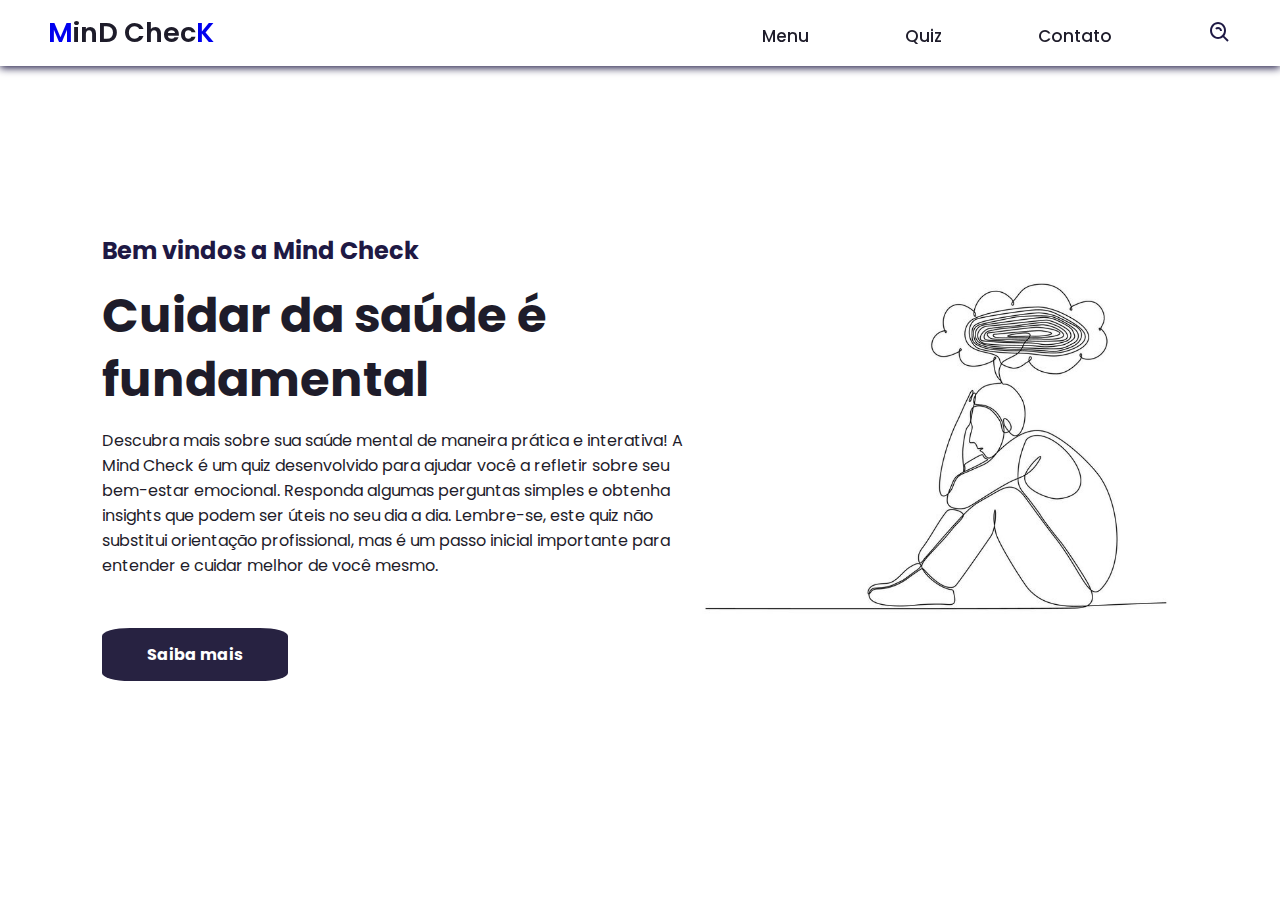
<file: TCC24/inicio/index.html>
<!DOCTYPE html>
<html lang="Pt-br">
<head>
    <meta charset="UTF-8">
    <meta http-equiv="X-UA-Compatible" content="IE=edge">
    <meta name="viewport" content="width=device-width, initial-scale=1.0">
    <link href='https://unpkg.com/boxicons@2.1.4/css/boxicons.min.css' rel='stylesheet'>
    <link rel="stylesheet" href="style.css">
    <title>SITE</title>
</head>
<body>
    <header>
        <nav class="navegacao">
           <a href="#" class="logo">M<span>in</span><span>D C</span><span>hec</span>K</a>
           <ul class="nav-menu">
            <li class="nav-op"><a href="#">Menu</a></li>
            <li class="nav-op"><a href="#">Quiz</a></li>
            <li class="nav-op"><a href="#">Contato</a></li>
            <i class='bx bx-search-alt' ></i>
           </ul>
           <div class="menu">
             <span class="quiz"></span>
             <span class="quiz"></span>
             <span class="quiz"></span>
           </div>

        </nav>

    </header>
    <main>
        <section class="home">
            <div class="home-text">
                <h4 class="text-h4"> Bem vindos a Mind Check</h4>
                <h1 class="text-h1">Cuidar da saúde é fundamental</h1>
                <p>Descubra mais sobre sua saúde mental de maneira prática e interativa! A Mind Check é um quiz desenvolvido para ajudar você a refletir sobre seu bem-estar emocional. Responda algumas perguntas simples e obtenha insights que podem ser úteis no seu dia a dia. Lembre-se, este quiz não substitui orientação profissional, mas é um passo inicial importante para entender e cuidar melhor de você mesmo.
                </p>
                <a href="../information/inform.html" class="home-bottom">Saiba mais</a>
            </div>
            <div class="home-img">
                <img src="../assets/0d2a23c27dbf5dea902d34b496a95170.jpg" alt="foto">

            </div>
        </section>
    </main>
    <script src="script.js"></script>
</body>
</html>
</file>
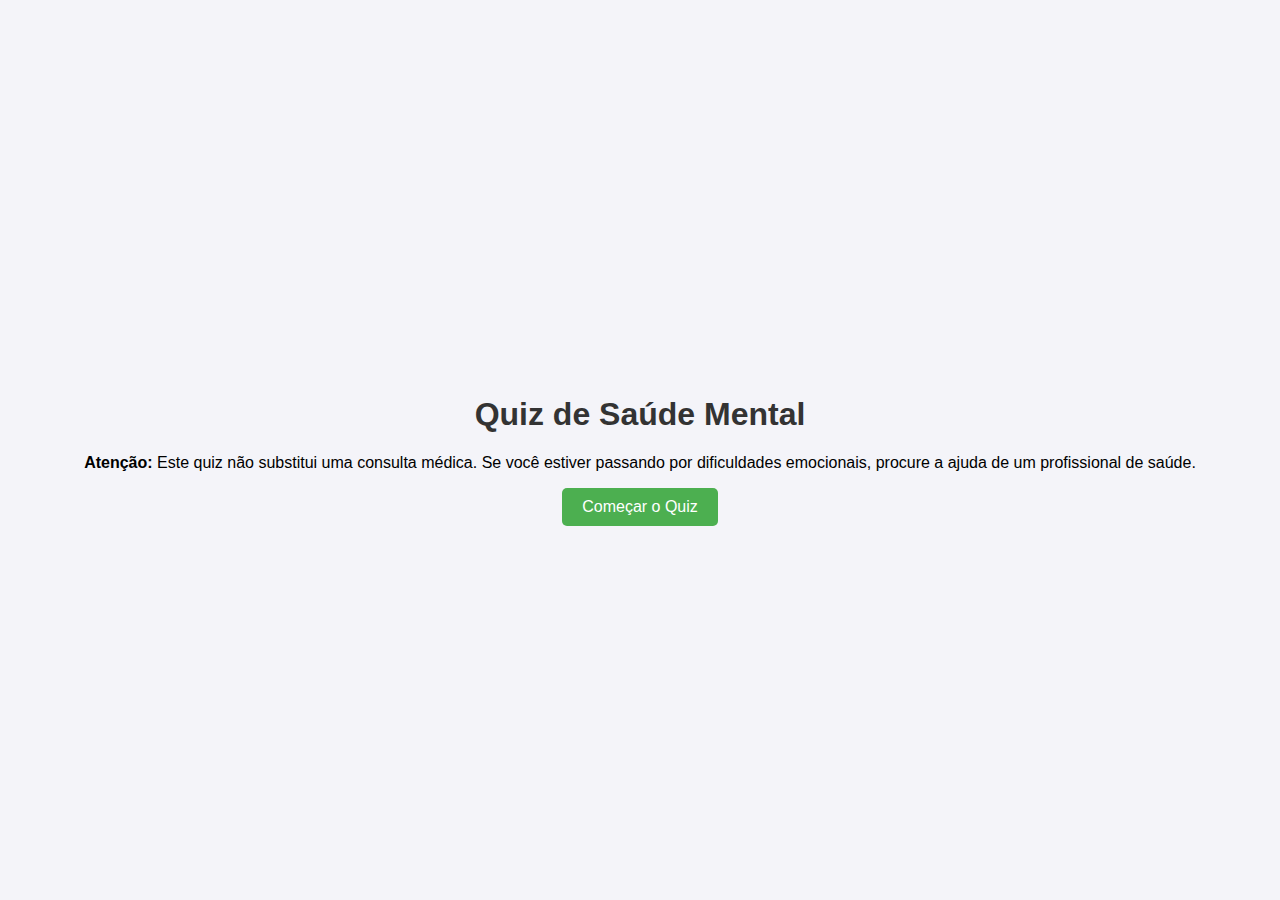
<file: TCC24/Quiz/index.html>
<!DOCTYPE html>
<html lang="pt-BR">
<head>
    <meta charset="UTF-8">
    <meta name="viewport" content="width=device-width, initial-scale=1.0">
    <title>Quiz de Saúde Mental</title>
    <link rel="stylesheet" href="style.css">
</head>
<body>
    
    <div id="inicio">
        <h1>Quiz de Saúde Mental</h1>
        <p><strong>Atenção:</strong> Este quiz não substitui uma consulta médica. Se você estiver passando por dificuldades emocionais, procure a ajuda de um profissional de saúde.</p>
        <button onclick="iniciarQuiz()">Começar o Quiz</button>
    </div>

    
    <div id="quiz" style="display:none;">
        <h2>Responda as perguntas abaixo</h2>
        <form id="quizForm">
           
            <div id="pergunta1" class="pergunta">
                <p>  Cenário 1: Estresse no Trabalho<br>Você está enfrentando prazos apertados no trabalho e se sente sobrecarregado. Como você reage?</p>
                <input type="radio" id="p1_A" name="pergunta1" value="A">
                <label for="p1_A">A) Encontro tempo para organizar minhas atividades.</label><br>
                <input type="radio" id="p1_B" name="pergunta1" value="B">
                <label for="p1_B">B) Trabalho mais horas para cumprir prazos.</label><br>
                <input type="radio" id="p1_C" name="pergunta1" value="C">
                <label for="p1_C">C) Ignoro o estresse e continuo.</label><br>
                <input type="radio" id="p1_D" name="pergunta1" value="D">
                <label for="p1_D">D) Tento conversar com alguém sobre o que sinto.</label><br><br>
                <button type="button" onclick="avancarPergunta(2)">Próxima</button>
            </div>

            <div id="pergunta2" class="pergunta" style="display:none;">
                <p>    Cenário 2: Relacionamentos pessoais – Um amigo próximo não respondeu às suas mensagens. Como você reage?</p>
                <input type="radio" id="p2_A" name="pergunta2" value="A">
                <label for="p2_A">A) Estou preocupado e tento entrar em contato com você diversas vezes.</label><br>
                <input type="radio" id="p2_B" name="pergunta2" value="B">
                <label for="p2_B">B) Acho que ele está ocupado e não me incomoda.</label><br>
                <input type="radio" id="p2_C" name="pergunta2" value="C">
                <label for="p2_C">C) Sinto-me rejeitado e fico mais distante.</label><br>
                <input type="radio" id="p2_D" name="pergunta2" value="D">
                <label for="p2_D">D) Encontro tempo para pensar no que pode acontecer.</label><br><br>
                <button type="button" onclick="avancarPergunta(3)">Próxima</button>
            </div>

            <!-- Cenário 3 -->
            <div id="pergunta3" class="pergunta" style="display:none;">
                <p>       3: Autocuidado – Você percebe que não tem tempo para si mesmo. O que você decide fazer?</p>
                <input type="radio" id="p3_A" name="pergunta3" value="A">
                <label for="p3_A">A) Defino um horário fixo para as atividades que gosto.</label><br>
                <input type="radio" id="p3_B" name="pergunta3" value="B">
                <label for="p3_B">B) Acho que não tenho tempo para isso.</label><br>
                <input type="radio" id="p3_C" name="pergunta3" value="C">
                <label for="p3_C">C) Faço uma tentativa, mas acabo cancelando.</label><br>
                <input type="radio" id="p3_D" name="pergunta3" value="D">
                <label for="p3_D">D) Procuro formas de incorporar o autocuidado à minha rotina.</label><br><br>
                <button type="button" onclick="avancarPergunta(4)">Próxima</button>
            </div>

            <!-- Cenário 4 -->
            <div id="pergunta4" class="pergunta" style="display:none;">
                <p>  Cenário 4: Mudança de vida – Você tem uma grande mudança em sua vida (mudança de emprego, cidade, etc.). Como você está se sentindo?</p>
                <input type="radio" id="p4_A" name="pergunta4" value="A">
                <label for="p4_A">A) Entusiasmo por novas oportunidades.</label><br>
                <input type="radio" id="p4_B" name="pergunta4" value="B">
                <label for="p4_B">B) Inquieto e incerto.</label><br>
                <input type="radio" id="p4_C" name="pergunta4" value="C">
                <label for="p4_C">C) Indiferente, como se nada tivesse mudado.</label><br>
                <input type="radio" id="p4_D" name="pergunta4" value="D">
                <label for="p4_D">D) Espero que tudo corra bem e continue da mesma forma.</label><br><br>
                <button type="button" onclick="avancarPergunta(5)">Próxima</button>
            </div>

            <!-- Cenário 5 -->
            <div id="pergunta5" class="pergunta" style="display:none;">
                <p>   Cenário 5: Sentimentos de tristeza – Você tem se sentido triste ou desmotivado ultimamente. O que você está fazendo?</p>
                <input type="radio" id="p5_A" name="pergunta5" value="A">
                <label for="p5_A">A) Converso com alguém em quem confio sobre como me sinto.</label><br>
                <input type="radio" id="p5_B" name="pergunta5" value="B">
                <label for="p5_B">B) Tento ignorar e manter a rotina.</label><br>
                <input type="radio" id="p5_C" name="pergunta5" value="C">
                <label for="p5_C">C) Me sinto culpado por ser assim.</label><br>
                <input type="radio" id="p5_D" name="pergunta5" value="D">
                <label for="p5_D">D) Procuro a atividade que me faz sentir melhor.</label><br><br>
                <button type="button" onclick="finalizarQuiz()">Finalizar</button>
            </div>
        </form>
    </div>

   
    <div id="resultado" style="display:none;">
        <h2>Resultado</h2>
        <p id="resultadoTexto"></p>
        <h3>Sugestões</h3>
        <p>Aqui estão algumas sugestões sobre como lidar com os desafios que você enfrentou nas perguntas acima:</p>
        <ul>
            <li>Conversar com um profissional de saúde mental pode ajudar a compreender melhor suas emoções e encontrar formas eficazes de lidar com o estresse e a tristeza.</li>
            <li>Praticar atividades relaxantes como meditação, exercício físico ou até hobbies pode diminuir os sintomas de estresse e ansiedade.</li>
            <li>Certifique-se de priorizar o autocuidado, estabelecendo tempo para você mesmo, mesmo em meio às responsabilidades diárias.</li>
        </ul>
        <button onclick="reiniciarQuiz()">Reiniciar o Quiz</button>
    </div>

    <script src="java.js"></script>
</body>
</html>
</file>
<file: TCC24/inicio/style.css>
@import url('https://fonts.googleapis.com/css2?family=Poppins:ital,wght@0,100;0,200;0,300;0,400;0,500;0,600;0,700;0,800;0,900;1,100;1,200;1,300;1,400;1,500;1,600;1,700;1,800;1,900&display=swap');

*{
    margin: 0;
    padding: 0;
    box-sizing: border-box;
    font-family: "Poppins", sans-serif;
    list-style: none;
    text-decoration: none;
}

:root{
  --red:#1e1944;
  --white:#fff;
  --dark:#1e1c2a;


}

body{
 color: var(--dark);
 background-color: var(--white);
}

.navegacao{
 display: flex;
 align-items: center;
 justify-content: space-between;
 padding: 12px 48px;
 box-shadow:0 0.1rem 0.5rem;
 width: 100%;
 background: var(--white);
 transition: all 0.7s;
 position: fixed;

}
.navegacao{
    color: var(--red);
    font-size: 1.7rem;
    font-weight: 600;
}
.logo span{
    color: var(--dark);


}
.navegacao ul{
   display: flex;
   align-items: center;
   gap: 6rem;
    
}
.navegacao ul li a{
  color: var(--dark);
  font-size: 17px;
  font-weight: 500;
  transition: all 0.5s;

}

.navegacao i{
    cursor: pointer;
    font-size: 1.5rem;
}
.menu{
    cursor: pointer;
    display: none;
}
.menu .quiz{
  display: block;
  width: 20px;
  height: 3px;
  border-radius: 3px;
  background: var(--dark);
  margin: 5px auto;
  transition: all 0.3s;

}
.menu .quiz:nth-child(1)
.menu .quiz:nth-child(3){
   background: red;

}

.home{
    width: 100%;
    height: 100vh;
    display: flex;
    align-items: center;
    justify-content: space-between;
    padding: 0px 8% ;
}
.home-text{
    max-width: 37rem;
}
.home-text .text-h4{
    font-size: 1.5rem;
    color: var(--red);
    margin-bottom: 1rem;
}
.home-text .text-h1{
    font-size: 3rem;
    margin-bottom: 1rem;
    line-height: 4rem;

}
.home-text p{
    margin-bottom: 4rem;
    border-radius: 14%;
}

.home-bottom{
 padding: 15px 45px;
 background-color: #272241;
 color: white;
 border-radius: 15%;
 font-weight: 700;
 transition: all 0.5s;
}
.home-bottom:hover{
  background:#473a8b ;
}
.home-img img{
    width: 100%;
}

@media (max-width:785px) {
    .navegacao{
        padding: 18px 20px;
    }
    .menu{
        display: block;
    }
    .menu.ativo .bar:nth-child(1){
        transform:  translateY(8px) rotate(45deg);
    }
    .menu.ativo .bar:nth-child(2) {
        opacity: 0;
    }
    .menu.ativo .bar:nth-child(3){
        transform: translateY(-8px) rotate(-45deg);
    }
    .nav-menu{
        position: fixed;
        right: -100%;
        top: 70px;
        width: 100%;
        height: 100%;
        flex-direction: column;
        background: var(--white);
        gap: -10px;
        transition: 0.3s;
    }
    .nav-menu.ativo{
        right: 0;
    }
    .nav-op{
        margin: 16px 0;
    }
    /*main*/
    .home{
        padding: 100px 2%;
        flex-direction: column;
        text-align: center;
        overflow: hidden;
        gap: 5rem;
    }
    .home .text-h4{
        font-size: 15px;
    }
    .home .text-h1{
        font-size: 2.5rem;
        line-height: 3rem;
    }
    .home p{
        font-size: 15px;
    }
    .home-img{
        width: 125%;
    }
}
</file>
<file: TCC24/Quiz/style.css>
/* Estilo Geral */
body {
    font-family: Arial, sans-serif;
    margin: 0;
    padding: 0;
    display: flex;
    justify-content: center;
    align-items: center;
    height: 100vh;
    background-color: #f4f4f9;
}

/* Títulos */
h1, h2 {
    text-align: center;
    color: #333;
}

/* Estilo das perguntas */
#quiz {
    width: 80%;
    max-width: 600px;
    margin: 20px auto;
    background-color: #fff;
    padding: 20px;
    border-radius: 8px;
    box-shadow: 0 2px 10px rgba(0, 0, 0, 0.1);
}

/* Tela inicial */
#inicio {
    text-align: center;
}

button {
    background-color: #4CAF50;
    color: white;
    padding: 10px 20px;
    border: none;
    cursor: pointer;
    font-size: 16px;
    border-radius: 5px;
    transition: background-color 0.3s ease;
}

button:hover {
    background-color: #45a049;
}

/* Botões das opções */
.pergunta input[type="radio"] {
    margin-right: 10px;
    accent-color: #4CAF50; /* Cor para o rádio */
}

.pergunta label {
    margin-right: 10px;
}

/* Estilo para as perguntas e navegação */
.pergunta {
    display: none;
    margin-bottom: 20px;
}

button[type="button"] {
    background-color: #4CAF50;
    color: white;
    padding: 10px 20px;
    border: none;
    cursor: pointer;
    font-size: 16px;
    border-radius: 5px;
    transition: background-color 0.3s ease;
    display: block;
    margin: 20px auto;
}

button[type="button"]:hover {
    background-color: #45a049;
}

/* Estilo da tela de resultado */
#resultado {
    text-align: center;
    background-color: #fff;
    padding: 20px;
    width: 80%;
    max-width: 600px;
    margin: 20px auto;
    border-radius: 8px;
    box-shadow: 0 2px 10px rgba(0, 0, 0, 0.1);
}

/* Estilo do resumo de sugestões */
#resultado ul {
    list-style-type: none;
    padding: 0;
}

#resultado ul li {
    margin: 10px 0;
    font-size: 1rem;
    color: #333;
}
</file>
